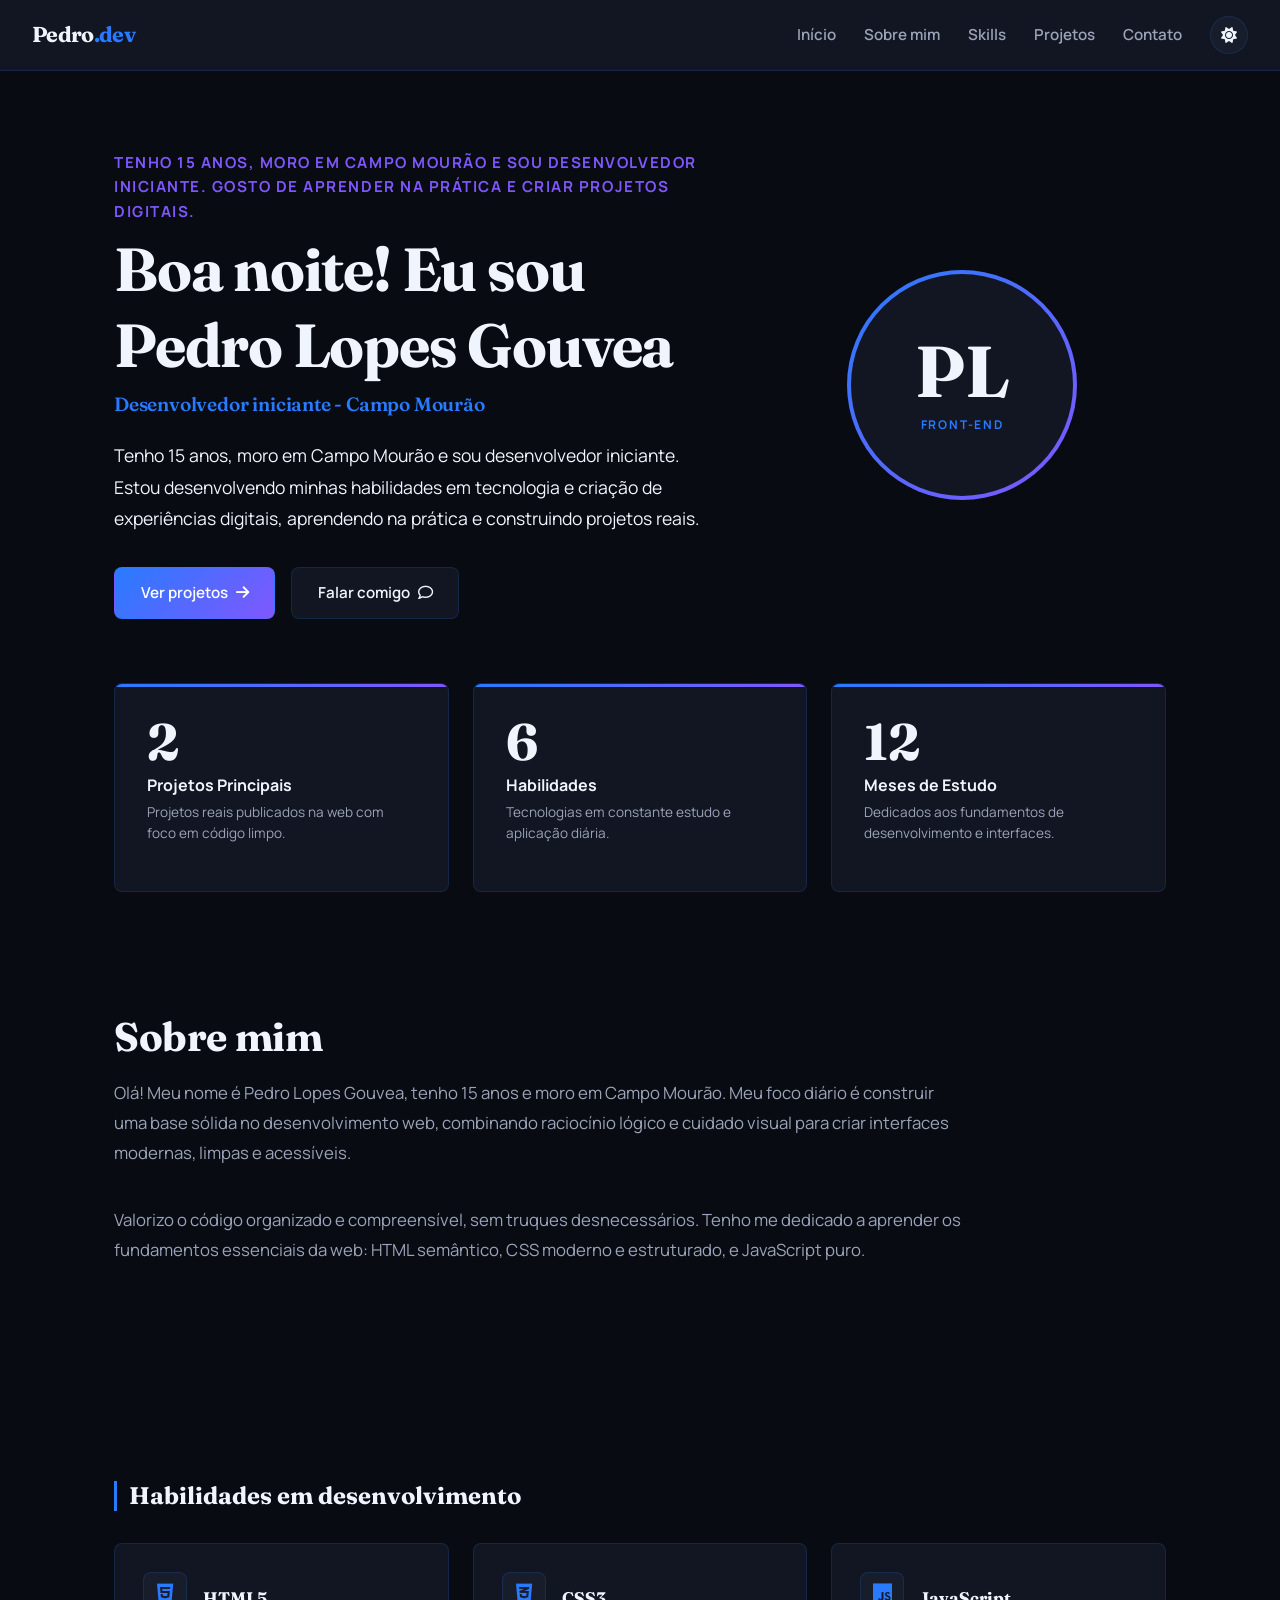
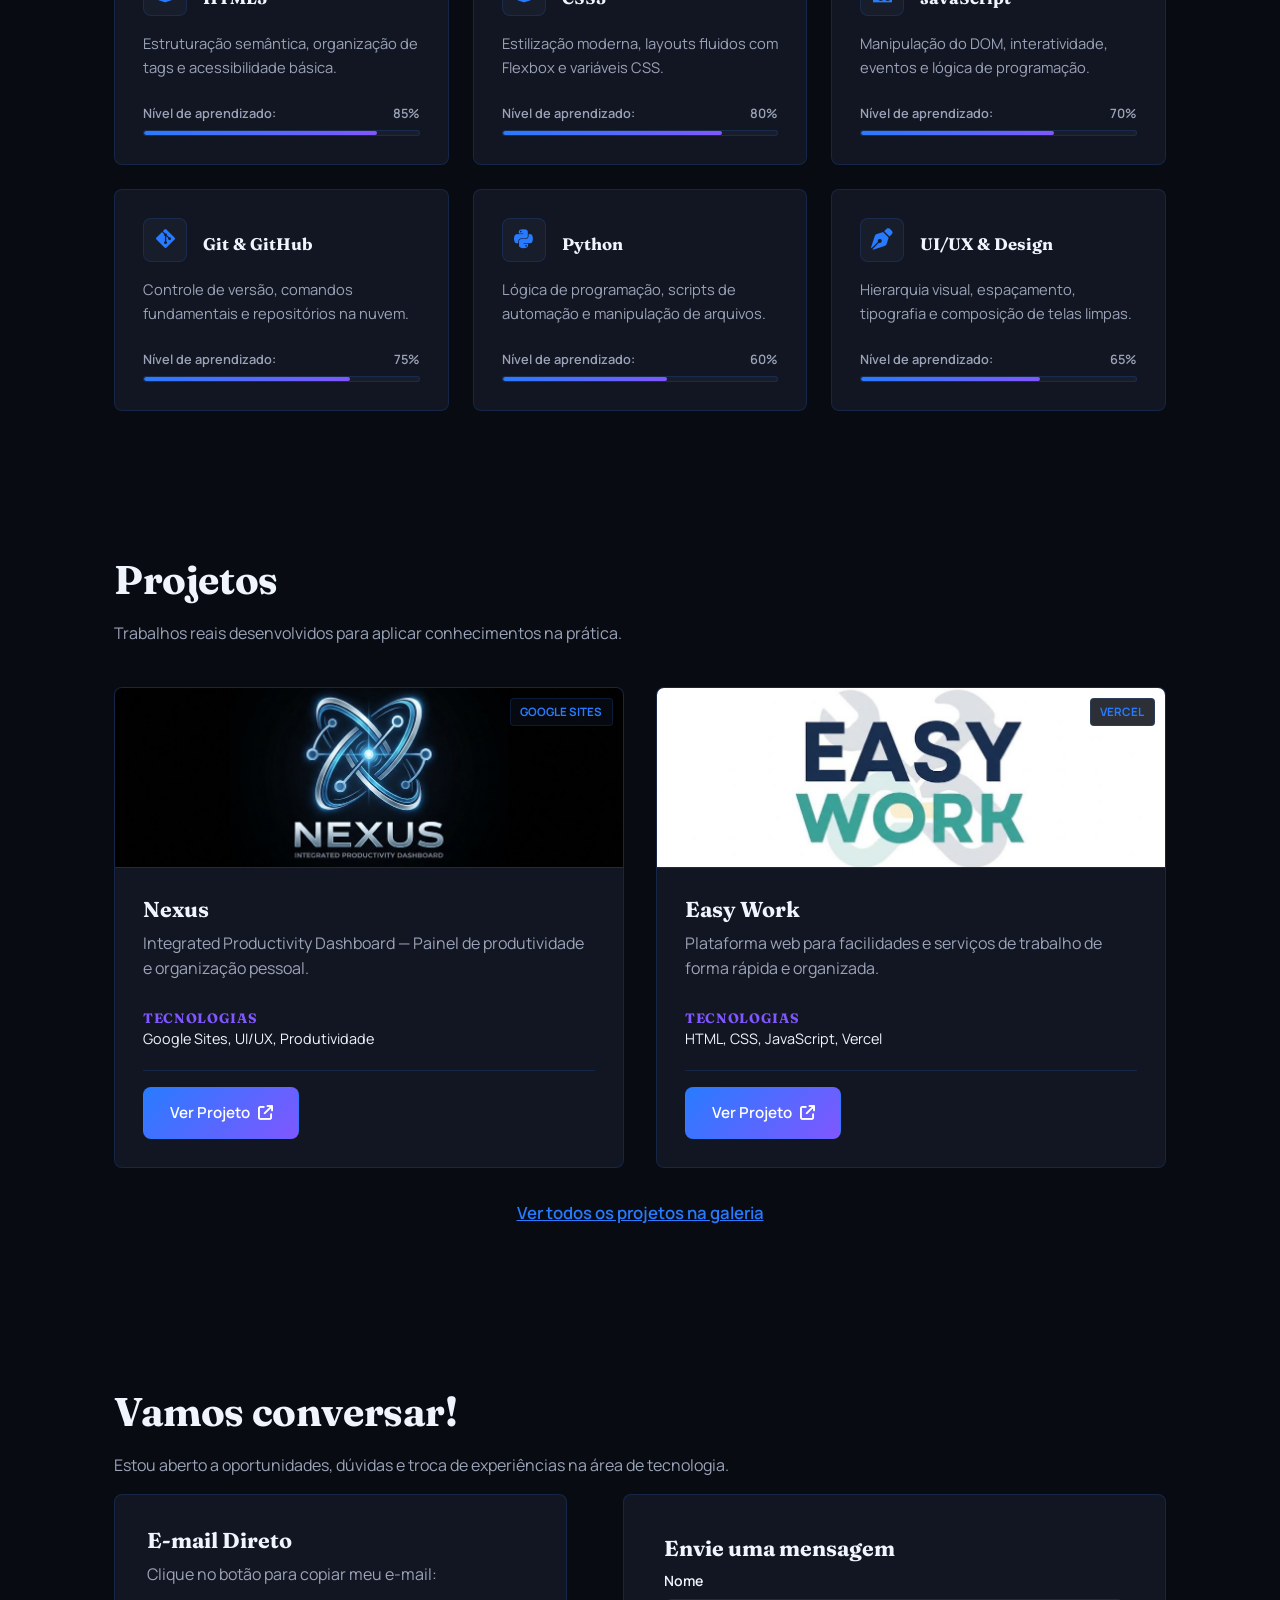
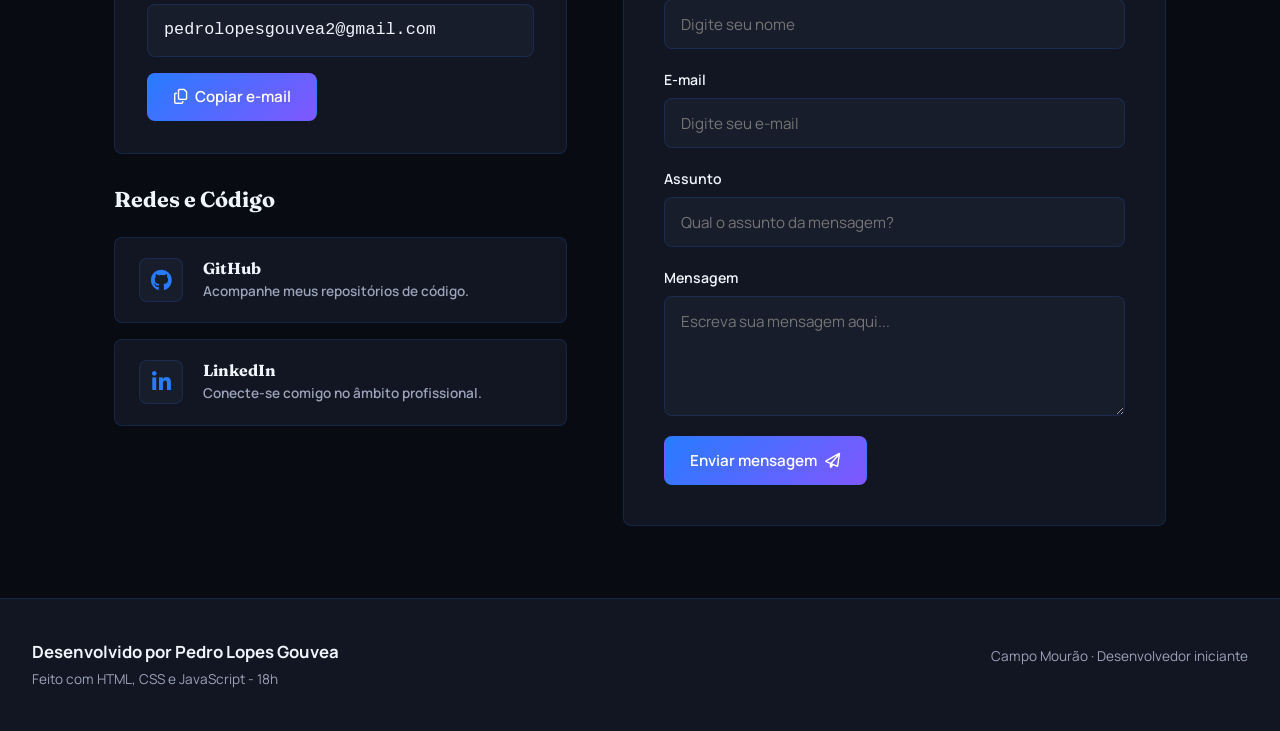
<file: index.html>
<!DOCTYPE html>
<html lang="pt-br">
<head>
  <meta charset="UTF-8">
  <meta name="viewport" content="width=device-width, initial-scale=1.0">
  <title>Pedro Lopes Gouvea | Portfólio Pessoal</title>

  <!-- Google Fonts: Fraunces e Manrope -->
  <link rel="preconnect" href="https://fonts.googleapis.com">
  <link rel="preconnect" href="https://fonts.gstatic.com" crossorigin>
  <link href="https://fonts.googleapis.com/css2?family=Fraunces:opsz,wght@9..144,600;9..144,700&family=Manrope:wght@400;500;600;700&display=swap" rel="stylesheet">

  <!-- Font Awesome para ícones -->
  <link rel="stylesheet" href="https://cdnjs.cloudflare.com/ajax/libs/font-awesome/6.5.1/css/all.min.css">

  <!-- Folha de estilos -->
  <link rel="stylesheet" href="style.css">
</head>
<body>

  <!-- ===== TOPO E MENU FIXO ===== -->
  <header class="topo">
    <a class="logo" href="#inicio" title="Pedro Lopes Gouvea">
      <span>Pedro</span><span class="logo-destaque">.dev</span>
    </a>

    <nav aria-label="Menu principal">
      <a href="#inicio">Início</a>
      <a href="#sobre">Sobre mim</a>
      <a href="#skills">Skills</a>
      <a href="#projetos">Projetos</a>
      <a href="#contato">Contato</a>
      <button type="button" class="botao-tema" aria-label="Alternar modo claro e escuro" title="Alternar modo claro e escuro">
        <i class="fa-solid fa-moon"></i>
      </button>
    </nav>

    <button type="button" class="botao-menu" aria-label="Abrir menu" aria-expanded="false">
      <i class="fa-solid fa-bars"></i>
    </button>
  </header>

  <!-- ===== CONTEÚDO PRINCIPAL (ONE-PAGE) ===== -->
  <main>

    <!-- ===== SEÇÃO 1: INÍCIO (HERO) ===== -->
    <section id="inicio" class="container secao-hero hero">
      <div class="hero-grade">
        
        <div class="hero-conteudo">
          <p class="hero-saudacao">Olá, bem-vindo!</p>
          <h1 class="hero-nome">Pedro Lopes Gouvea</h1>
          <h2 class="hero-cargo">Desenvolvedor iniciante · Campo Mourão</h2>
          
          <p class="hero-bio">
            Tenho 15 anos, moro em Campo Mourão e sou desenvolvedor iniciante. Estou desenvolvendo minhas habilidades em tecnologia e criação de experiências digitais, aprendendo na prática e construindo projetos reais.
          </p>

          <div class="hero-botoes">
            <a href="#projetos" class="botao">
              <span>Ver projetos</span>
              <i class="fa-solid fa-arrow-right"></i>
            </a>
            <a href="#contato" class="botao botao-claro">
              <span>Falar comigo</span>
              <i class="fa-regular fa-comment"></i>
            </a>
          </div>
        </div>

        <!-- Avatar Monograma com aro azul/roxo -->
        <div class="hero-visual">
          <div class="avatar-moldura">
            <div class="avatar-centro">
              <span class="avatar-iniciais">PL</span>
              <span class="avatar-tag">Front-End</span>
            </div>
          </div>
        </div>

      </div>

      <!-- Contadores de Destaque -->
      <div class="grade-contadores">
        <article class="cartao-contador">
          <div class="numero-contador" data-alvo="2">2</div>
          <div class="rotulo-contador">Projetos Principais</div>
          <p class="desc-contador">Projetos reais publicados na web com foco em código limpo.</p>
        </article>

        <article class="cartao-contador">
          <div class="numero-contador" data-alvo="6">6</div>
          <div class="rotulo-contador">Habilidades</div>
          <p class="desc-contador">Tecnologias em constante estudo e aplicação diária.</p>
        </article>

        <article class="cartao-contador">
          <div class="numero-contador" data-alvo="12">12</div>
          <div class="rotulo-contador">Meses de Estudo</div>
          <p class="desc-contador">Dedicados aos fundamentos de desenvolvimento e interfaces.</p>
        </article>
      </div>
    </section>

    <!-- ===== SEÇÃO 2: SOBRE MIM ===== -->
    <section id="sobre" class="container">
      <h2>Sobre mim</h2>
      <article class="sobre-artigo">
        <p>
          Olá! Meu nome é Pedro Lopes Gouvea, tenho 15 anos e moro em Campo Mourão. Meu foco diário é construir uma base sólida no desenvolvimento web, combinando raciocínio lógico e cuidado visual para criar interfaces modernas, limpas e acessíveis.
        </p>
        <p>
          Valorizo o código organizado e compreensível, sem truques desnecessários. Tenho me dedicado a aprender os fundamentos essenciais da web: HTML semântico, CSS moderno e estruturado, e JavaScript puro.
        </p>
      </article>
    </section>

    <!-- ===== SEÇÃO 3: HABILIDADES (SKILLS) ===== -->
    <section id="skills" class="container">
      <h3 class="subtitulo-habilidades">Habilidades em desenvolvimento</h3>

      <div class="grade-habilidades">
        <!-- 1. HTML5 -->
        <article class="cartao-habilidade">
          <div class="cabecalho-habilidade">
            <div class="icone-habilidade"><i class="fa-brands fa-html5"></i></div>
            <h4>HTML5</h4>
          </div>
          <p>Estruturação semântica, organização de tags e acessibilidade básica.</p>
          <div class="barra-container">
            <div class="barra-rotulo"><span>Nível de aprendizado:</span><span>85%</span></div>
            <div class="trilho-progresso"><div class="preenchimento-progresso" style="width: 85%;"></div></div>
          </div>
        </article>

        <!-- 2. CSS3 -->
        <article class="cartao-habilidade">
          <div class="cabecalho-habilidade">
            <div class="icone-habilidade"><i class="fa-brands fa-css3-alt"></i></div>
            <h4>CSS3</h4>
          </div>
          <p>Estilização moderna, layouts fluidos com Flexbox e variáveis CSS.</p>
          <div class="barra-container">
            <div class="barra-rotulo"><span>Nível de aprendizado:</span><span>80%</span></div>
            <div class="trilho-progresso"><div class="preenchimento-progresso" style="width: 80%;"></div></div>
          </div>
        </article>

        <!-- 3. JavaScript -->
        <article class="cartao-habilidade">
          <div class="cabecalho-habilidade">
            <div class="icone-habilidade"><i class="fa-brands fa-js"></i></div>
            <h4>JavaScript</h4>
          </div>
          <p>Manipulação do DOM, interatividade, eventos e lógica de programação.</p>
          <div class="barra-container">
            <div class="barra-rotulo"><span>Nível de aprendizado:</span><span>70%</span></div>
            <div class="trilho-progresso"><div class="preenchimento-progresso" style="width: 70%;"></div></div>
          </div>
        </article>

        <!-- 4. Git & GitHub -->
        <article class="cartao-habilidade">
          <div class="cabecalho-habilidade">
            <div class="icone-habilidade"><i class="fa-brands fa-git-alt"></i></div>
            <h4>Git & GitHub</h4>
          </div>
          <p>Controle de versão, comandos fundamentais e repositórios na nuvem.</p>
          <div class="barra-container">
            <div class="barra-rotulo"><span>Nível de aprendizado:</span><span>75%</span></div>
            <div class="trilho-progresso"><div class="preenchimento-progresso" style="width: 75%;"></div></div>
          </div>
        </article>

        <!-- 5. Python -->
        <article class="cartao-habilidade">
          <div class="cabecalho-habilidade">
            <div class="icone-habilidade"><i class="fa-brands fa-python"></i></div>
            <h4>Python</h4>
          </div>
          <p>Lógica de programação, scripts de automação e manipulação de arquivos.</p>
          <div class="barra-container">
            <div class="barra-rotulo"><span>Nível de aprendizado:</span><span>60%</span></div>
            <div class="trilho-progresso"><div class="preenchimento-progresso" style="width: 60%;"></div></div>
          </div>
        </article>

        <!-- 6. UI/UX & Interfaces -->
        <article class="cartao-habilidade">
          <div class="cabecalho-habilidade">
            <div class="icone-habilidade"><i class="fa-solid fa-pen-nib"></i></div>
            <h4>UI/UX & Design</h4>
          </div>
          <p>Hierarquia visual, espaçamento, tipografia e composição de telas limpas.</p>
          <div class="barra-container">
            <div class="barra-rotulo"><span>Nível de aprendizado:</span><span>65%</span></div>
            <div class="trilho-progresso"><div class="preenchimento-progresso" style="width: 65%;"></div></div>
          </div>
        </article>
      </div>
    </section>

    <!-- ===== SEÇÃO 4: PROJETOS ===== -->
    <section id="projetos" class="container">
      <h2>Projetos</h2>
      <p class="projetos-subtitulo">Trabalhos reais desenvolvidos para aplicar conhecimentos na prática.</p>

      <div class="grade-projetos" id="lista-projetos">
        
        <!-- Projeto 1: Nexus -->
        <article class="cartao-projeto">
          <div class="capa-projeto">
            <img src="img/nexus.png" alt="Logotipo e painel do projeto Nexus" class="foto-cartao">
            <span class="etiqueta-tag">Google Sites</span>
          </div>
          <div class="conteudo-projeto">
            <h3>Nexus</h3>
            <p>Integrated Productivity Dashboard — Painel de produtividade e organização pessoal integrada.</p>
            <h4>Tecnologias</h4>
            <p class="projeto-techs">Google Sites, UI/UX, Produtividade</p>
            <div class="links-projeto">
              <a class="botao" href="https://sites.google.com/d/1TFVEcwO84sdx4vBc-dJ_jH1lcKqoaWMQ/p/1CLN_noEz5YH3k5q7JZK9y8A5Cu_2kC80/edit?pli=1" target="_blank" rel="noopener noreferrer">
                <span>Ver Projeto</span>
                <i class="fa-solid fa-arrow-up-right-from-square"></i>
              </a>
            </div>
          </div>
        </article>

        <!-- Projeto 2: Easy Work -->
        <article class="cartao-projeto">
          <div class="capa-projeto">
            <img src="img/easywork.png" alt="Logotipo do projeto Easy Work" class="foto-cartao">
            <span class="etiqueta-tag">Vercel</span>
          </div>
          <div class="conteudo-projeto">
            <h3>Easy Work</h3>
            <p>Plataforma web para facilidades e serviços de trabalho de forma rápida e organizada.</p>
            <h4>Tecnologias</h4>
            <p class="projeto-techs">HTML, CSS, JavaScript, Vercel</p>
            <div class="links-projeto">
              <a class="botao" href="https://easywork-site.vercel.app" target="_blank" rel="noopener noreferrer">
                <span>Ver Projeto</span>
                <i class="fa-solid fa-arrow-up-right-from-square"></i>
              </a>
            </div>
          </div>
        </article>

      </div>

      <p class="ver-todos">
        <a href="projeto.html">Ver todos os projetos na galeria</a>
      </p>
    </section>

    <!-- ===== SEÇÃO 5: CONTATO ===== -->
    <section id="contato" class="container">
      <h2>Vamos conversar!</h2>
      <p>Estou aberto a oportunidades, dúvidas e troca de experiências na área de tecnologia.</p>

      <div class="grade-contato">
        
        <!-- Coluna Esquerda: E-mail Direto e Redes -->
        <div class="coluna-contato-info">
          
          <article class="cartao-email-destaque">
            <h3>E-mail Direto</h3>
            <p>Clique no botão para copiar meu e-mail:</p>
            <div class="endereco-email" id="texto-email">pedrolopesgouvea2@gmail.com</div>
            
            <button type="button" class="botao" id="botao-copiar-email">
              <i class="fa-regular fa-copy"></i>
              <span>Copiar e-mail</span>
            </button>

            <div class="notificacao-copiado" id="aviso-copiado" role="status" aria-live="polite">
              <i class="fa-solid fa-circle-check"></i>
              <span>E-mail copiado com sucesso!</span>
            </div>
          </article>

          <div class="lista-sociais">
            <h3>Redes e Código</h3>

            <a href="[link do GitHub]" class="cartao-social" target="_blank" rel="noopener noreferrer">
              <div class="icone-social"><i class="fa-brands fa-github"></i></div>
              <div>
                <h4>GitHub</h4>
                <p>Acompanhe meus repositórios de código.</p>
              </div>
            </a>

            <a href="[link do LinkedIn]" class="cartao-social" target="_blank" rel="noopener noreferrer">
              <div class="icone-social"><i class="fa-brands fa-linkedin-in"></i></div>
              <div>
                <h4>LinkedIn</h4>
                <p>Conecte-se comigo no âmbito profissional.</p>
              </div>
            </a>
          </div>

        </div>

        <!-- Coluna Direita: Formulário de Contato -->
        <article class="bloco-formulario">
          <h3>Envie uma mensagem</h3>

          <form id="formulario-contato" novalidate>
            <div class="grupo-campo">
              <label for="nome">Nome</label>
              <input type="text" id="nome" name="nome" class="campo-input" placeholder="Digite seu nome" required>
            </div>

            <div class="grupo-campo">
              <label for="email">E-mail</label>
              <input type="email" id="email" name="email" class="campo-input" placeholder="Digite seu e-mail" required>
            </div>

            <div class="grupo-campo">
              <label for="assunto">Assunto</label>
              <input type="text" id="assunto" name="assunto" class="campo-input" placeholder="Qual o assunto da mensagem?" required>
            </div>

            <div class="grupo-campo">
              <label for="mensagem">Mensagem</label>
              <textarea id="mensagem" name="mensagem" class="campo-textarea" placeholder="Escreva sua mensagem aqui..." required></textarea>
            </div>

            <button type="submit" class="botao">
              <span>Enviar mensagem</span>
              <i class="fa-regular fa-paper-plane"></i>
            </button>

            <div id="aviso-formulario" class="aviso-formulario" role="alert"></div>
          </form>
        </article>

      </div>
    </section>

  </main>

  <!-- ===== RODAPÉ ===== -->
  <footer class="rodape">
    <div class="rodape-info">
      <span class="rodape-autor">Pedro Lopes Gouvea</span>
      <span class="rodape-data">Atualizado em 2026 · Feito com HTML, CSS e JavaScript</span>
    </div>
    <p class="rodape-data">Campo Mourão · Desenvolvedor iniciante</p>
  </footer>

  <script src="script.js"></script>
  <script src="layout.js"></script>
</body>
</html>
</file>
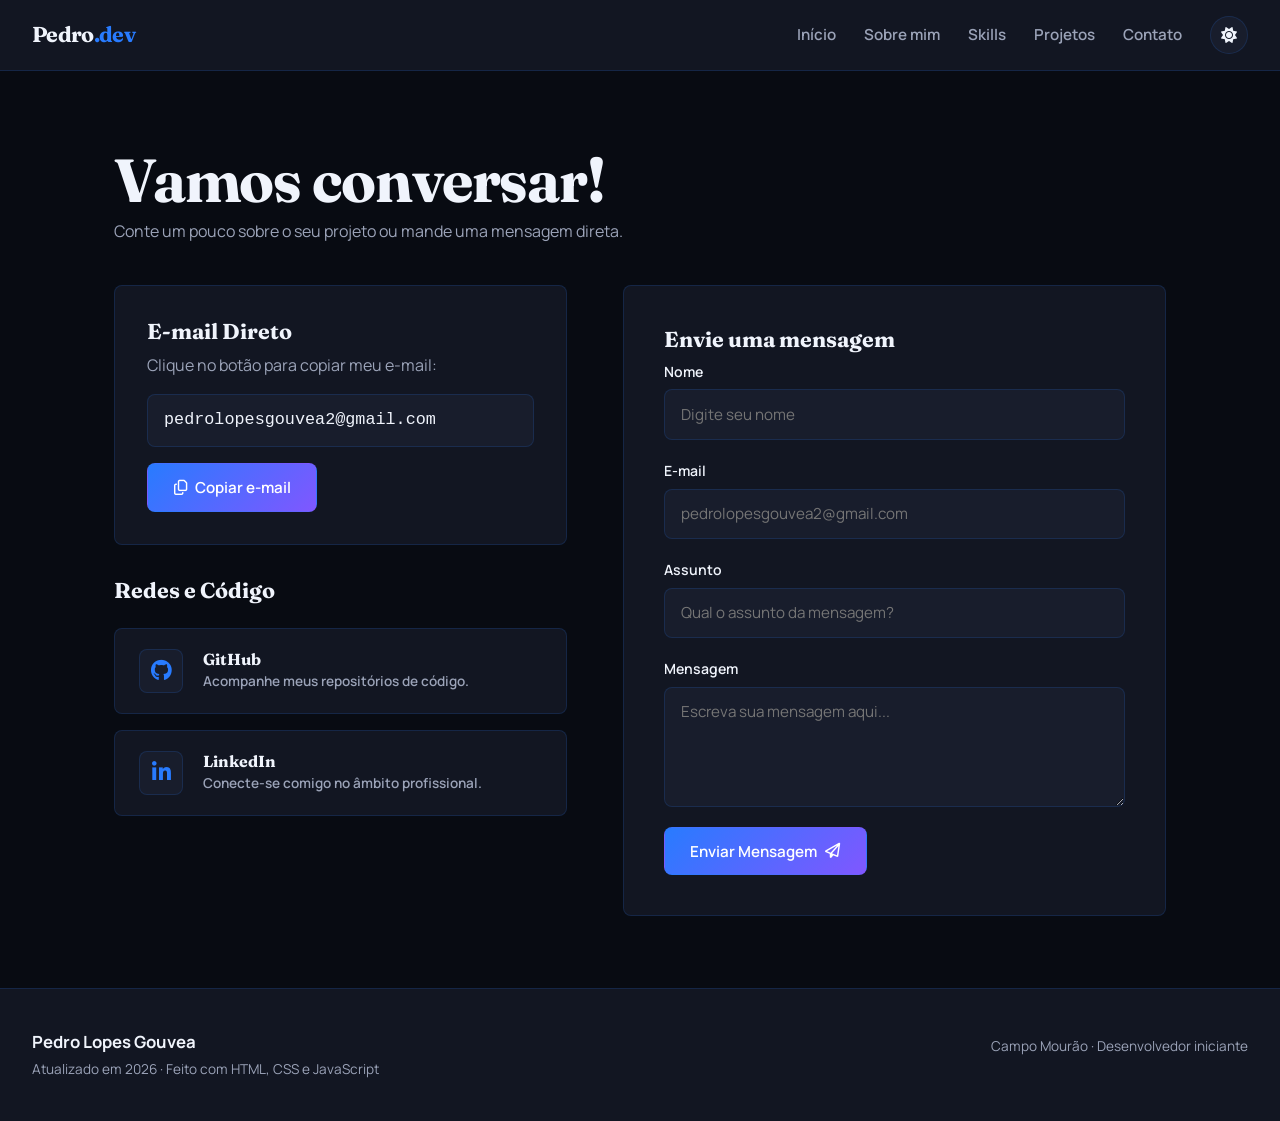
<file: contato.html>
<!DOCTYPE html>
<html lang="pt-br">
<head>
  <meta charset="UTF-8">
  <meta name="viewport" content="width=device-width, initial-scale=1.0">
  <title>Pedro Lopes Gouvea | Contato</title>

  <!-- Google Fonts: Fraunces e Manrope -->
  <link rel="preconnect" href="https://fonts.googleapis.com">
  <link rel="preconnect" href="https://fonts.gstatic.com" crossorigin>
  <link href="https://fonts.googleapis.com/css2?family=Fraunces:opsz,wght@9..144,600;9..144,700&family=Manrope:wght@400;500;600;700&display=swap" rel="stylesheet">

  <!-- Font Awesome para ícones -->
  <link rel="stylesheet" href="https://cdnjs.cloudflare.com/ajax/libs/font-awesome/6.5.1/css/all.min.css">

  <!-- Folha de estilos -->
  <link rel="stylesheet" href="style.css">
</head>
<body>

  <!-- ===== TOPO E MENU FIXO ===== -->
  <header class="topo">
    <a class="logo" href="index.html#inicio">
      <span>Pedro</span><span class="logo-destaque">.dev</span>
    </a>
    <nav>
      <a href="index.html#inicio">Início</a>
      <a href="index.html#sobre">Sobre mim</a>
      <a href="index.html#skills">Skills</a>
      <a href="projeto.html">Projetos</a>
      <a href="contato.html">Contato</a>
      <button class="botao-tema" aria-label="Alternar modo claro e escuro" title="Alternar modo claro e escuro">
        <i class="fa-solid fa-moon"></i>
      </button>
    </nav>
    <button class="botao-menu" aria-label="Abrir menu" aria-expanded="false">
      <i class="fa-solid fa-bars"></i>
    </button>
  </header>

  <!-- ===== CONTEÚDO PRINCIPAL: CONTATO ===== -->
  <main class="container">
    <h1>Vamos conversar!</h1>
    <p class="projetos-subtitulo">Conte um pouco sobre o seu projeto ou mande uma mensagem direta.</p>

    <div class="grade-contato">
      
      <!-- Coluna Esquerda: E-mail Direto e Redes -->
      <div class="coluna-contato-info">
        
        <article class="cartao-email-destaque">
          <h3>E-mail Direto</h3>
          <p>Clique no botão para copiar meu e-mail:</p>
          <div class="endereco-email" id="texto-email">pedrolopesgouvea2@gmail.com</div>
          
          <button type="button" class="botao" id="botao-copiar-email">
            <i class="fa-regular fa-copy"></i>
            <span>Copiar e-mail</span>
          </button>

          <div class="notificacao-copiado" id="aviso-copiado" role="status" aria-live="polite">
            <i class="fa-solid fa-circle-check"></i>
            <span>E-mail copiado com sucesso!</span>
          </div>
        </article>

        <div class="lista-sociais">
          <h3>Redes e Código</h3>

          <a href="[link do GitHub]" class="cartao-social" target="_blank" rel="noopener noreferrer">
            <div class="icone-social"><i class="fa-brands fa-github"></i></div>
            <div>
              <h4>GitHub</h4>
              <p>Acompanhe meus repositórios de código.</p>
            </div>
          </a>

          <a href="[link do LinkedIn]" class="cartao-social" target="_blank" rel="noopener noreferrer">
            <div class="icone-social"><i class="fa-brands fa-linkedin-in"></i></div>
            <div>
              <h4>LinkedIn</h4>
              <p>Conecte-se comigo no âmbito profissional.</p>
            </div>
          </a>
        </div>

      </div>

      <!-- Coluna Direita: Formulário de Contato -->
      <article class="bloco-formulario">
        <h3>Envie uma mensagem</h3>

        <form id="formulario-contato" novalidate>
          <div class="grupo-campo">
            <label for="nome">Nome</label>
            <input type="text" id="nome" name="nome" class="campo-input" placeholder="Digite seu nome" required>
          </div>

          <div class="grupo-campo">
            <label for="email">E-mail</label>
            <input type="email" id="email" name="email" class="campo-input" placeholder="pedrolopesgouvea2@gmail.com" required>
          </div>

          <div class="grupo-campo">
            <label for="assunto">Assunto</label>
            <input type="text" id="assunto" name="assunto" class="campo-input" placeholder="Qual o assunto da mensagem?" required>
          </div>

          <div class="grupo-campo">
            <label for="mensagem">Mensagem</label>
            <textarea id="mensagem" name="mensagem" class="campo-textarea" placeholder="Escreva sua mensagem aqui..." required></textarea>
          </div>

          <button type="submit" class="botao">
            <span>Enviar Mensagem</span>
            <i class="fa-regular fa-paper-plane"></i>
          </button>

          <div id="aviso-formulario" class="aviso-formulario" role="alert"></div>
        </form>
      </article>

    </div>
  </main>

  <!-- ===== RODAPÉ ===== -->
  <footer class="rodape">
    <div class="rodape-info">
      <span class="rodape-autor">Pedro Lopes Gouvea</span>
      <span class="rodape-data">Atualizado em 2026 · Feito com HTML, CSS e JavaScript</span>
    </div>
    <p class="rodape-data">Campo Mourão · Desenvolvedor iniciante</p>
  </footer>

  <script src="layout.js"></script>
</body>
</html>
</file>
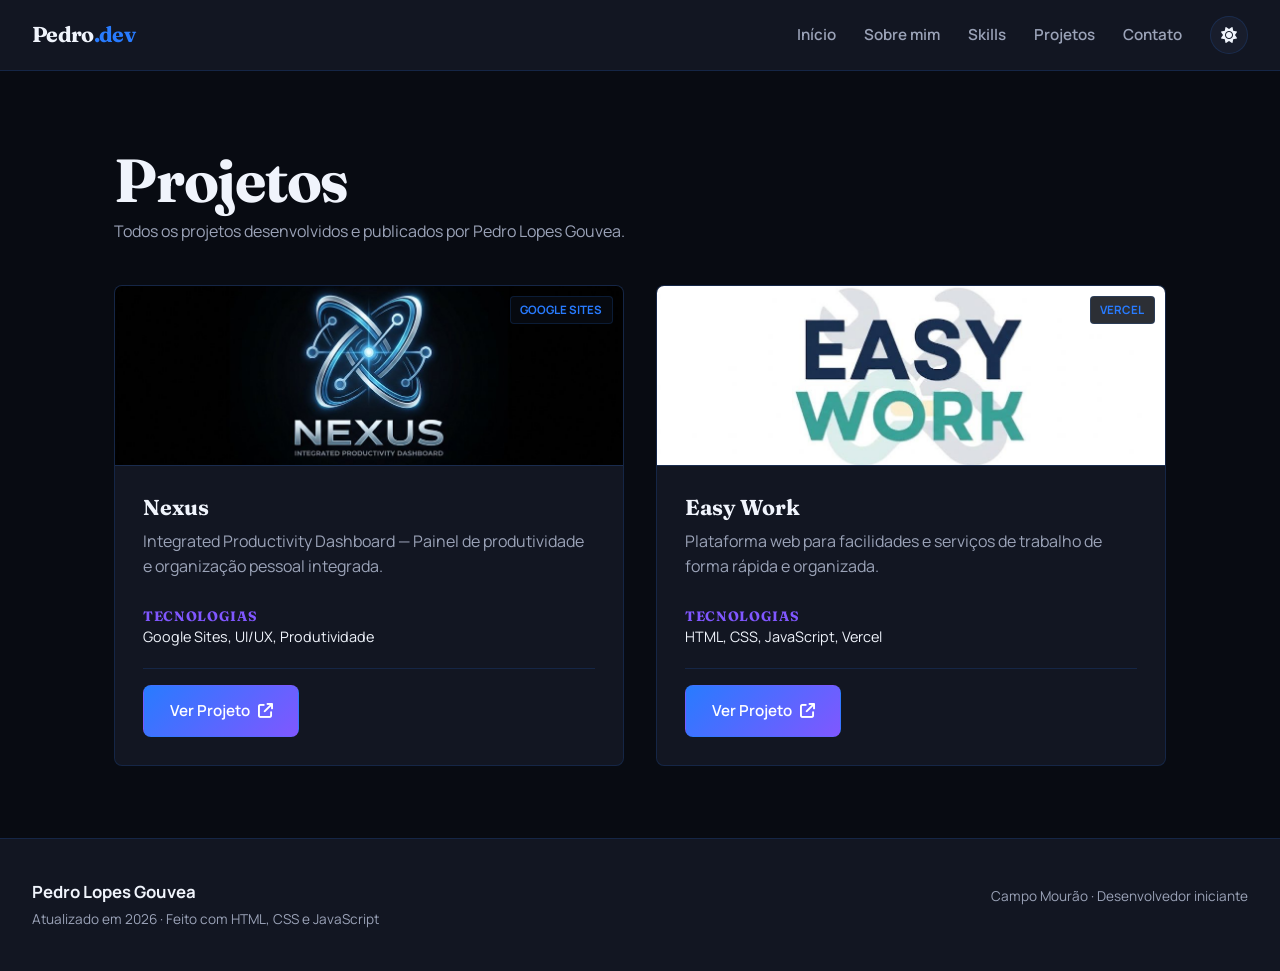
<file: projeto.html>
<!DOCTYPE html>
<html lang="pt-br">
<head>
  <meta charset="UTF-8">
  <meta name="viewport" content="width=device-width, initial-scale=1.0">
  <title>Pedro Lopes Gouvea | Projetos</title>

  <!-- Google Fonts: Fraunces e Manrope -->
  <link rel="preconnect" href="https://fonts.googleapis.com">
  <link rel="preconnect" href="https://fonts.gstatic.com" crossorigin>
  <link href="https://fonts.googleapis.com/css2?family=Fraunces:opsz,wght@9..144,600;9..144,700&family=Manrope:wght@400;500;600;700&display=swap" rel="stylesheet">

  <!-- Font Awesome para ícones -->
  <link rel="stylesheet" href="https://cdnjs.cloudflare.com/ajax/libs/font-awesome/6.5.1/css/all.min.css">

  <!-- Folha de estilos -->
  <link rel="stylesheet" href="style.css">
</head>
<body>

  <!-- ===== TOPO E MENU FIXO ===== -->
  <header class="topo">
    <a class="logo" href="index.html#inicio">
      <span>Pedro</span><span class="logo-destaque">.dev</span>
    </a>
    <nav>
      <a href="index.html#inicio">Início</a>
      <a href="index.html#sobre">Sobre mim</a>
      <a href="index.html#skills">Skills</a>
      <a href="projeto.html">Projetos</a>
      <a href="contato.html">Contato</a>
      <button class="botao-tema" aria-label="Alternar modo claro e escuro" title="Alternar modo claro e escuro">
        <i class="fa-solid fa-moon"></i>
      </button>
    </nav>
    <button class="botao-menu" aria-label="Abrir menu" aria-expanded="false">
      <i class="fa-solid fa-bars"></i>
    </button>
  </header>

  <!-- ===== CONTEÚDO PRINCIPAL: TODOS OS PROJETOS ===== -->
  <main class="container">
    <h1>Projetos</h1>
    <p class="projetos-subtitulo">Todos os projetos desenvolvidos e publicados por Pedro Lopes Gouvea.</p>

    <div class="grade-projetos">
      
      <!-- Cartão 1: Nexus -->
      <article class="cartao-projeto">
        <div class="capa-projeto">
          <img src="img/nexus.png" alt="Logotipo e painel do projeto Nexus" class="foto-cartao">
          <span class="etiqueta-tag">Google Sites</span>
        </div>
        <div class="conteudo-projeto">
          <h3>Nexus</h3>
          <p>Integrated Productivity Dashboard — Painel de produtividade e organização pessoal integrada.</p>
          <h4>Tecnologias</h4>
          <p class="projeto-techs">Google Sites, UI/UX, Produtividade</p>
          <div class="links-projeto">
            <a class="botao" href="https://sites.google.com/d/1TFVEcwO84sdx4vBc-dJ_jH1lcKqoaWMQ/p/1CLN_noEz5YH3k5q7JZK9y8A5Cu_2kC80/edit?pli=1" target="_blank" rel="noopener noreferrer">
              <span>Ver Projeto</span>
              <i class="fa-solid fa-arrow-up-right-from-square"></i>
            </a>
          </div>
        </div>
      </article>

      <!-- Cartão 2: Easy Work -->
      <article class="cartao-projeto">
        <div class="capa-projeto">
          <img src="img/easywork.png" alt="Logotipo do projeto Easy Work" class="foto-cartao">
          <span class="etiqueta-tag">Vercel</span>
        </div>
        <div class="conteudo-projeto">
          <h3>Easy Work</h3>
          <p>Plataforma web para facilidades e serviços de trabalho de forma rápida e organizada.</p>
          <h4>Tecnologias</h4>
          <p class="projeto-techs">HTML, CSS, JavaScript, Vercel</p>
          <div class="links-projeto">
            <a class="botao" href="https://easywork-site.vercel.app" target="_blank" rel="noopener noreferrer">
              <span>Ver Projeto</span>
              <i class="fa-solid fa-arrow-up-right-from-square"></i>
            </a>
          </div>
        </div>
      </article>

    </div>
  </main>

  <!-- ===== RODAPÉ ===== -->
  <footer class="rodape">
    <div class="rodape-info">
      <span class="rodape-autor">Pedro Lopes Gouvea</span>
      <span class="rodape-data">Atualizado em 2026 · Feito com HTML, CSS e JavaScript</span>
    </div>
    <p class="rodape-data">Campo Mourão · Desenvolvedor iniciante</p>
  </footer>

  <script src="layout.js"></script>
</body>
</html>
</file>
<file: style.css>
/* =========================================================
   ARQUIVO: style.css
   PORTFÓLIO PEDRO LOPES GOUVEA
   Identidade Visual: Preto-Azulado, Azul Elétrico e Roxo
   Inspiração: Linear & Apple (Tecnológico, Elegante e Pessoal)
   
   ORGANIZAÇÃO:
   01. Variáveis Globais (:root e Modo Claro)
   02. Tipografia e Estrutura Básica
   03. Topo e Menu Fixo (Header Sticky)
   04. Seção Início (Hero & Contadores de Destaque)
   05. Seção Sobre Mim & Habilidades
   06. Seção Projetos (Cards & Galeria)
   07. Seção Contato & Formulário
   08. Rodapé Dinâmico
   09. Responsividade (Celular e Telas Menores)
   10. BLOCO FINAL: Todos os Efeitos de Hover e Transições
   ========================================================= */

/* =========================================================
   01. VARIÁVEIS GLOBAIS (:root e Modo Claro)
   Cores oficiais:
   - Preto-azulado: #080B12 (fundo padrão)
   - Azul elétrico: #287BFF (destaque principal)
   - Roxo: #8057FF (apoio e gradientes)
   ========================================================= */
:root {
  --cor-fundo: #080b12;
  --cor-fundo-bloco: #121622;
  --cor-fundo-cartao: #181d2c;
  --cor-texto: #f0f4fc;
  --cor-texto-suave: #9ba3b8;
  --cor-azul: #287bff;
  --cor-roxo: #8057ff;
  --cor-primaria: #287bff;
  --cor-destaque: #8057ff;
  --cor-linha: rgba(40, 123, 255, 0.16);

  --raio: 8px;

  /* Status */
  --cor-erro: #ef4444;
  --cor-erro-fundo: rgba(239, 68, 68, 0.12);
  --cor-sucesso: #22c55e;
  --cor-sucesso-fundo: rgba(34, 197, 94, 0.12);
}

/* Modo Claro Alternativo */
body.modo-claro {
  --cor-fundo: #f4f6fa;
  --cor-fundo-bloco: #ffffff;
  --cor-fundo-cartao: #f8fafc;
  --cor-texto: #080b12;
  --cor-texto-suave: #4b5568;
  --cor-azul: #1d68e0;
  --cor-roxo: #693edf;
  --cor-primaria: #1d68e0;
  --cor-destaque: #693edf;
  --cor-linha: rgba(8, 11, 18, 0.12);
  --cor-erro-fundo: #fee2e2;
  --cor-sucesso-fundo: #dcfce7;
}

/* =========================================================
   02. TIPOGRAFIA E ESTRUTURA BÁSICA
   ========================================================= */
* {
  box-sizing: border-box;
  margin: 0;
  padding: 0;
}

html {
  scroll-behavior: smooth;
  font-size: 16px;
}

body {
  font-family: "Manrope", -apple-system, BlinkMacSystemFont, "Segoe UI", sans-serif;
  background-color: var(--cor-fundo);
  color: var(--cor-texto);
  line-height: 1.6;
  min-height: 100vh;
}

h1, h2, h3, h4 {
  font-family: "Fraunces", Georgia, serif;
  color: var(--cor-texto);
  line-height: 1.25;
}

h1 {
  font-size: clamp(2.4rem, 5vw, 3.8rem);
  letter-spacing: -0.02em;
}

h2 {
  font-size: clamp(1.8rem, 3.5vw, 2.5rem);
  letter-spacing: -0.01em;
  margin-bottom: 1rem;
}

h3 {
  font-size: 1.35rem;
  margin-bottom: 0.5rem;
}

h4 {
  font-size: 1.05rem;
  margin-top: 0.5rem;
}

p {
  color: var(--cor-texto-suave);
  margin-bottom: 1rem;
}

a {
  color: var(--cor-azul);
  text-decoration: none;
  font-weight: 600;
}

img {
  max-width: 100%;
  display: block;
}

button {
  font-family: inherit;
  border: none;
  background: none;
  cursor: pointer;
}

.container {
  max-width: 1100px;
  margin: 0 auto;
  padding: 4.5rem 1.5rem;
}

/* Botões com gradiente azul/roxo */
.botao {
  display: inline-flex;
  align-items: center;
  justify-content: center;
  gap: 0.5rem;
  padding: 0.8rem 1.6rem;
  font-size: 0.95rem;
  font-weight: 600;
  border-radius: var(--raio);
  background: linear-gradient(135deg, var(--cor-azul), var(--cor-roxo));
  color: #ffffff;
  border: 1px solid transparent;
  cursor: pointer;
}

.botao-claro {
  background: transparent;
  color: var(--cor-texto);
  border: 1px solid var(--cor-linha);
  background-color: var(--cor-fundo-bloco);
}

/* =========================================================
   03. TOPO E MENU FIXO (Header Sticky)
   ========================================================= */
.topo {
  position: sticky;
  top: 0;
  left: 0;
  width: 100%;
  background-color: var(--cor-fundo-bloco);
  border-bottom: 1px solid var(--cor-linha);
  display: flex;
  align-items: center;
  justify-content: space-between;
  padding: 1rem 2rem;
  z-index: 100;
}

.logo {
  font-family: "Fraunces", Georgia, serif;
  font-size: 1.35rem;
  font-weight: 700;
  color: var(--cor-texto);
  letter-spacing: -0.03em;
}

.logo-destaque {
  color: var(--cor-azul);
}

.topo nav {
  display: flex;
  align-items: center;
  gap: 1.75rem;
}

.topo nav a {
  color: var(--cor-texto-suave);
  font-size: 0.95rem;
  font-weight: 600;
}

.botao-tema {
  width: 38px;
  height: 38px;
  border-radius: 50%;
  background-color: var(--cor-fundo-cartao);
  border: 1px solid var(--cor-linha);
  color: var(--cor-texto);
  display: flex;
  align-items: center;
  justify-content: center;
  font-size: 1rem;
}

.botao-menu {
  display: none;
  font-size: 1.4rem;
  color: var(--cor-texto);
  padding: 0.5rem;
}

/* =========================================================
   04. SEÇÃO INÍCIO (Hero & Contadores de Destaque)
   ========================================================= */
.secao-hero {
  padding-top: 5rem;
  padding-bottom: 3rem;
}

.hero-grade {
  display: grid;
  grid-template-columns: 1.3fr 0.9fr;
  gap: 3.5rem;
  align-items: center;
  margin-bottom: 4rem;
}

.hero-saudacao {
  font-size: 0.95rem;
  font-weight: 700;
  text-transform: uppercase;
  letter-spacing: 0.1em;
  color: var(--cor-roxo);
  margin-bottom: 0.5rem;
}

.hero-cargo {
  font-size: 1.2rem;
  color: var(--cor-azul);
  font-weight: 600;
  margin-top: 0.5rem;
  margin-bottom: 1.5rem;
}

.hero-bio {
  font-size: 1.1rem;
  line-height: 1.8;
  margin-bottom: 2rem;
  color: var(--cor-texto);
}

.hero-botoes {
  display: flex;
  gap: 1rem;
  flex-wrap: wrap;
}

/* Avatar / Monograma com aro azul/roxo */
.hero-visual {
  display: flex;
  justify-content: center;
}

.avatar-moldura {
  width: 230px;
  height: 230px;
  border-radius: 50%;
  background: linear-gradient(135deg, var(--cor-azul), var(--cor-roxo));
  padding: 4px;
  display: flex;
  align-items: center;
  justify-content: center;
}

.avatar-centro {
  width: 100%;
  height: 100%;
  border-radius: 50%;
  background-color: var(--cor-fundo-bloco);
  display: flex;
  flex-direction: column;
  align-items: center;
  justify-content: center;
}

.avatar-iniciais {
  font-family: "Fraunces", Georgia, serif;
  font-size: 4.5rem;
  font-weight: 700;
  color: var(--cor-texto);
  line-height: 1;
}

.avatar-tag {
  font-size: 0.75rem;
  font-weight: 700;
  text-transform: uppercase;
  letter-spacing: 0.15em;
  color: var(--cor-azul);
  margin-top: 0.5rem;
}

/* Grade de Contadores */
.grade-contadores {
  display: grid;
  grid-template-columns: repeat(3, 1fr);
  gap: 1.5rem;
}

.cartao-contador {
  background-color: var(--cor-fundo-bloco);
  border: 1px solid var(--cor-linha);
  border-radius: var(--raio);
  padding: 2rem;
  position: relative;
  overflow: hidden;
}

.cartao-contador::before {
  content: "";
  position: absolute;
  top: 0;
  left: 0;
  width: 100%;
  height: 3px;
  background: linear-gradient(90deg, var(--cor-azul), var(--cor-roxo));
}

.numero-contador {
  font-family: "Fraunces", Georgia, serif;
  font-size: clamp(2.4rem, 4vw, 3.2rem);
  font-weight: 700;
  color: var(--cor-texto);
  line-height: 1;
  margin-bottom: 0.35rem;
}

.rotulo-contador {
  font-size: 1rem;
  font-weight: 700;
  color: var(--cor-texto);
  margin-bottom: 0.25rem;
}

.desc-contador {
  font-size: 0.85rem;
  line-height: 1.5;
}

/* =========================================================
   05. SEÇÃO SOBRE MIM & HABILIDADES
   ========================================================= */
.sobre-artigo {
  display: flex;
  flex-direction: column;
  gap: 1.25rem;
  margin-bottom: 3.5rem;
  max-width: 850px;
}

.sobre-artigo p {
  font-size: 1.05rem;
  line-height: 1.8;
}

.subtitulo-habilidades {
  font-size: 1.5rem;
  margin-bottom: 2rem;
  border-left: 3px solid var(--cor-azul);
  padding-left: 0.75rem;
}

.grade-habilidades {
  display: grid;
  grid-template-columns: repeat(auto-fill, minmax(320px, 1fr));
  gap: 1.5rem;
}

.cartao-habilidade {
  background-color: var(--cor-fundo-bloco);
  border: 1px solid var(--cor-linha);
  border-radius: var(--raio);
  padding: 1.75rem;
  display: flex;
  flex-direction: column;
}

.cabecalho-habilidade {
  display: flex;
  align-items: center;
  gap: 1rem;
  margin-bottom: 1rem;
}

.icone-habilidade {
  width: 44px;
  height: 44px;
  border-radius: var(--raio);
  background-color: var(--cor-fundo-cartao);
  border: 1px solid var(--cor-linha);
  display: flex;
  align-items: center;
  justify-content: center;
  font-size: 1.35rem;
  color: var(--cor-azul);
}

.cartao-habilidade p {
  font-size: 0.92rem;
  margin-bottom: 1.5rem;
  flex: 1;
}

.barra-container {
  display: flex;
  flex-direction: column;
  gap: 0.4rem;
}

.barra-rotulo {
  display: flex;
  justify-content: space-between;
  font-size: 0.8rem;
  font-weight: 600;
  color: var(--cor-texto-suave);
}

.trilho-progresso {
  width: 100%;
  height: 6px;
  background-color: var(--cor-fundo-cartao);
  border-radius: 3px;
  overflow: hidden;
  border: 1px solid var(--cor-linha);
}

.preenchimento-progresso {
  height: 100%;
  background: linear-gradient(90deg, var(--cor-azul), var(--cor-roxo));
  border-radius: 3px;
}

/* =========================================================
   06. SEÇÃO PROJETOS (Cards & Galeria)
   ========================================================= */
.projetos-subtitulo {
  margin-bottom: 2.5rem;
}

.grade-projetos {
  display: grid;
  grid-template-columns: repeat(auto-fit, minmax(320px, 1fr));
  gap: 2rem;
}

.cartao-projeto,
.cartao {
  background-color: var(--cor-fundo-bloco);
  border: 1px solid var(--cor-linha);
  border-radius: var(--raio);
  overflow: hidden;
  display: flex;
  flex-direction: column;
}

.capa-projeto {
  height: 180px;
  background-color: var(--cor-fundo-cartao);
  border-bottom: 1px solid var(--cor-linha);
  position: relative;
  overflow: hidden;
}

.foto-cartao {
  width: 100%;
  height: 100%;
  object-fit: cover;
}

.etiqueta-tag {
  position: absolute;
  top: 10px;
  right: 10px;
  background-color: rgba(8, 11, 18, 0.85);
  border: 1px solid var(--cor-linha);
  padding: 0.25rem 0.6rem;
  border-radius: 4px;
  font-size: 0.72rem;
  font-weight: 700;
  text-transform: uppercase;
  color: var(--cor-azul);
}

.conteudo-projeto {
  padding: 1.75rem;
  display: flex;
  flex-direction: column;
  flex: 1;
}

.conteudo-projeto h4 {
  font-size: 0.85rem;
  text-transform: uppercase;
  letter-spacing: 0.05em;
  color: var(--cor-roxo);
  margin-top: 0.75rem;
}

.projeto-techs {
  font-size: 0.9rem;
  color: var(--cor-texto);
  margin-bottom: 1.25rem;
}

.links-projeto {
  display: flex;
  gap: 1rem;
  margin-top: auto;
  padding-top: 1rem;
  border-top: 1px solid var(--cor-linha);
}

.ver-todos {
  text-align: center;
  margin-top: 2rem;
}

.ver-todos a {
  font-size: 1.05rem;
  color: var(--cor-azul);
  text-decoration: underline;
}

/* =========================================================
   07. SEÇÃO CONTATO & FORMULÁRIO
   ========================================================= */
.grade-contato {
  display: grid;
  grid-template-columns: 1fr 1.2fr;
  gap: 3.5rem;
  align-items: start;
}

.cartao-email-destaque {
  background-color: var(--cor-fundo-bloco);
  border: 1px solid var(--cor-linha);
  border-radius: var(--raio);
  padding: 2rem;
  margin-bottom: 2rem;
}

.endereco-email {
  font-family: monospace;
  font-size: 1.05rem;
  color: var(--cor-texto);
  background-color: var(--cor-fundo-cartao);
  padding: 0.75rem 1rem;
  border-radius: var(--raio);
  border: 1px solid var(--cor-linha);
  margin: 1rem 0;
  word-break: break-all;
}

.notificacao-copiado {
  display: none;
  margin-top: 0.75rem;
  font-size: 0.88rem;
  font-weight: 600;
  color: var(--cor-sucesso);
}

.notificacao-copiado.visivel {
  display: flex;
  align-items: center;
  gap: 0.35rem;
}

.lista-sociais {
  display: flex;
  flex-direction: column;
  gap: 1rem;
}

.cartao-social {
  background-color: var(--cor-fundo-bloco);
  border: 1px solid var(--cor-linha);
  border-radius: var(--raio);
  padding: 1.25rem 1.5rem;
  display: flex;
  align-items: center;
  gap: 1.25rem;
}

.icone-social {
  width: 44px;
  height: 44px;
  border-radius: var(--raio);
  background-color: var(--cor-fundo-cartao);
  border: 1px solid var(--cor-linha);
  display: flex;
  align-items: center;
  justify-content: center;
  font-size: 1.35rem;
  color: var(--cor-azul);
}

.cartao-social h4 {
  font-size: 1rem;
  margin-bottom: 0.15rem;
  margin-top: 0;
}

.cartao-social p {
  font-size: 0.85rem;
  margin-bottom: 0;
}

.bloco-formulario {
  background-color: var(--cor-fundo-bloco);
  border: 1px solid var(--cor-linha);
  border-radius: var(--raio);
  padding: 2.5rem;
}

.grupo-campo {
  display: flex;
  flex-direction: column;
  gap: 0.4rem;
  margin-bottom: 1.25rem;
}

.grupo-campo label {
  font-size: 0.88rem;
  font-weight: 600;
  color: var(--cor-texto);
}

.campo-input,
.campo-textarea,
.campo-select {
  width: 100%;
  padding: 0.85rem 1rem;
  font-family: inherit;
  font-size: 0.95rem;
  color: var(--cor-texto);
  background-color: var(--cor-fundo-cartao);
  border: 1px solid var(--cor-linha);
  border-radius: var(--raio);
  outline: none;
}

.campo-textarea {
  resize: vertical;
  min-height: 120px;
}

.aviso-formulario {
  display: none;
  padding: 0.75rem 1rem;
  border-radius: var(--raio);
  margin-top: 1rem;
  font-size: 0.9rem;
  font-weight: 600;
}

.aviso-formulario.visivel {
  display: block;
}

.aviso-erro {
  background-color: var(--cor-erro-fundo);
  color: var(--cor-erro);
  border: 1px solid var(--cor-erro);
}

.aviso-sucesso {
  background-color: var(--cor-sucesso-fundo);
  color: var(--cor-sucesso);
  border: 1px solid var(--cor-sucesso);
}

/* =========================================================
   08. RODAPÉ DINÂMICO
   ========================================================= */
.rodape {
  border-top: 1px solid var(--cor-linha);
  padding: 2.5rem 2rem;
  display: flex;
  justify-content: space-between;
  align-items: center;
  flex-wrap: wrap;
  gap: 1rem;
  background-color: var(--cor-fundo-bloco);
}

.rodape-info {
  display: flex;
  flex-direction: column;
  gap: 0.2rem;
}

.rodape-autor {
  font-size: 1.05rem;
  font-weight: 700;
  color: var(--cor-texto);
}

.rodape-data {
  font-size: 0.85rem;
  color: var(--cor-texto-suave);
}

/* =========================================================
   09. RESPONSIVIDADE (CELULAR E TELAS MENORES)
   ========================================================= */
@media (max-width: 800px) {
  .topo {
    padding: 1rem 1.25rem;
  }

  .botao-menu {
    display: block;
  }

  .topo nav {
    position: fixed;
    top: 65px;
    left: 0;
    width: 100%;
    background-color: var(--cor-fundo-bloco);
    border-bottom: 1px solid var(--cor-linha);
    flex-direction: column;
    padding: 1.5rem;
    gap: 1.25rem;
    display: none;
  }

  .topo nav.aberto {
    display: flex;
  }

  .hero-grade {
    grid-template-columns: 1fr;
    text-align: center;
    gap: 2.5rem;
  }

  .hero-botoes {
    justify-content: center;
  }

  .grade-contadores {
    grid-template-columns: 1fr;
  }

  .grade-habilidades {
    grid-template-columns: 1fr;
  }

  .grade-contato {
    grid-template-columns: 1fr;
    gap: 2.5rem;
  }

  .rodape {
    flex-direction: column;
    text-align: center;
  }
}

/* =========================================================
   10. BLOCO FINAL: TODOS OS EFEITOS DE HOVER E TRANSIÇÕES
   Centralização de todos os hovers e transições do projeto.
   ========================================================= */
/* Transições suaves */
body,
.topo,
.cartao-contador,
.cartao-habilidade,
.cartao-projeto,
.cartao,
.cartao-email-destaque,
.cartao-social,
.bloco-formulario,
.campo-input,
.campo-textarea,
.campo-select,
.botao,
.botao-claro,
.botao-tema,
.botao-menu {
  transition: all 0.3s ease;
}

/* Hover nos links do menu */
.topo nav a:hover {
  color: var(--cor-azul);
}

/* Hover no botão tema e menu */
.botao-tema:hover,
.botao-menu:hover {
  border-color: var(--cor-azul);
  color: var(--cor-azul);
}

/* Hover nos botões de ação */
.botao:hover {
  filter: brightness(1.15);
  transform: translateY(-2px);
  box-shadow: 0 8px 20px rgba(40, 123, 255, 0.3);
}

.botao-claro:hover {
  border-color: var(--cor-azul);
  color: var(--cor-azul);
}

/* Hover nos contadores */
.cartao-contador:hover {
  border-color: var(--cor-azul);
  transform: translateY(-4px);
}

/* Hover nas habilidades */
.cartao-habilidade:hover {
  border-color: var(--cor-azul);
  transform: translateY(-3px);
}

/* Hover nos cartões de projeto */
.cartao-projeto:hover,
.cartao:hover {
  border-color: var(--cor-azul);
  transform: translateY(-4px);
}

/* Hover nos cartões sociais */
.cartao-social:hover {
  border-color: var(--cor-azul);
  transform: translateY(-2px);
}

/* Foco nos campos do formulário */
.campo-input:focus,
.campo-textarea:focus,
.campo-select:focus {
  border-color: var(--cor-azul);
  box-shadow: 0 0 0 3px rgba(40, 123, 255, 0.2);
}
</file>
